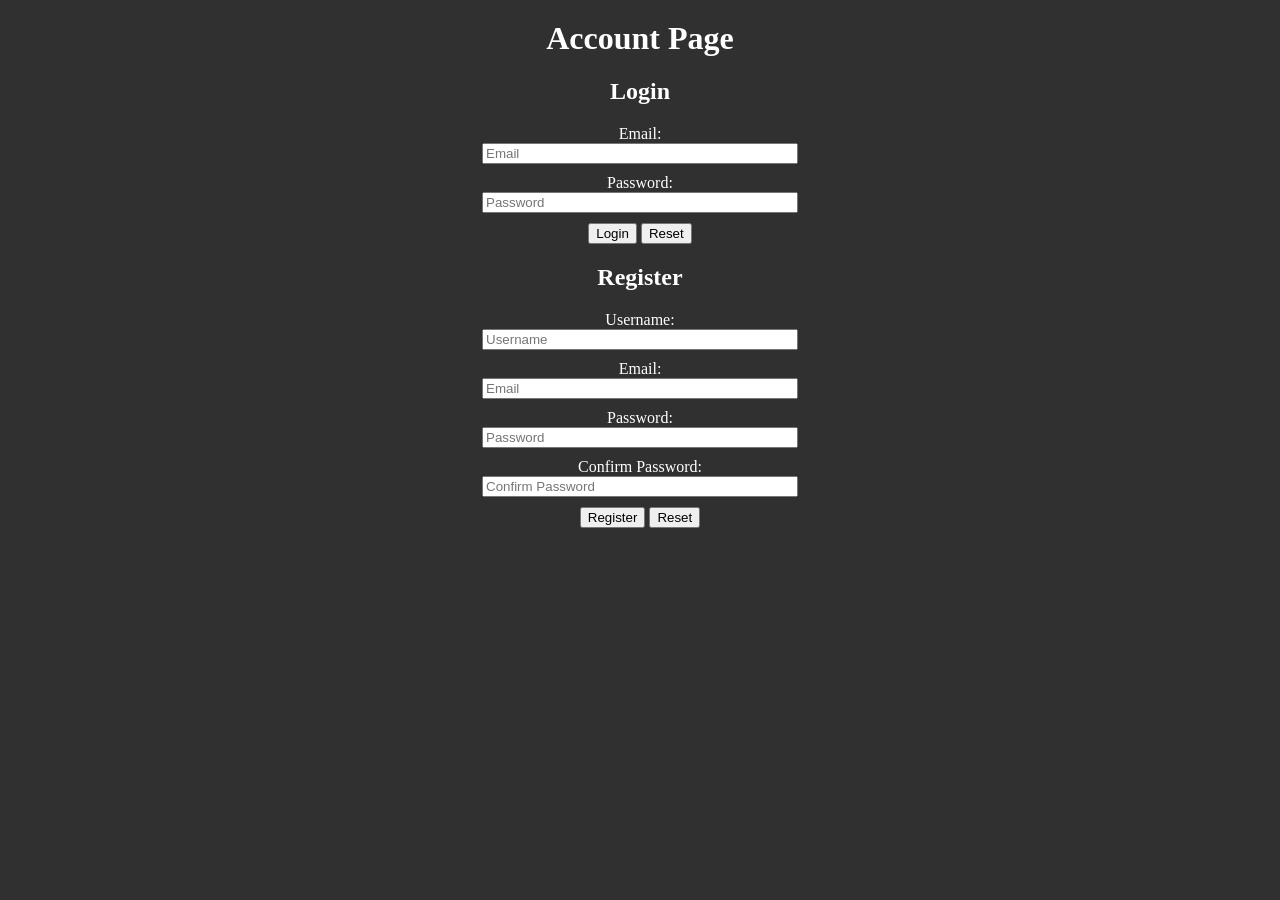
<file: Account.html>
<!doctype html>
<html lang="en">
  <head>
    <meta charset="UTF-8" />
    <meta name="viewport" content="width=device-width, initial-scale=1.0" />
    <title>Account Page</title>
    <link rel="stylesheet" href="Account.css" />
  </head>
  <body>
    <h1>Account Page</h1>
    <form class="account-info">
      <div class="login">
        <h2>Login</h2>
        <label for="email">Email:</label>
        <input type="email" placeholder="Email" /><br />

        <label for="password">Password:</label>
        <input type="password" placeholder="Password" /><br />
        <button type="submit">Login</button>
        <button type="reset">Reset</button>
      </div>

      <div class="register">
      <h2>Register</h2>
      <label for="username">Username:</label>
      <input type="text" placeholder="Username" /><br />
      <label for="email">Email:</label>
      <input type="email" placeholder="Email" /><br />
      <label for="password">Password:</label>
      <input type="password" placeholder="Password" /><br />
      <label for="confirm-password">Confirm Password:</label>
      <input
        type="password"
        id="confirm-password"
        placeholder="Confirm Password"
      /><br />
      <button type="submit">Register</button>
      <button type="reset">Reset</button>
    </form>
      </div>

  </body>
</html>
</file>
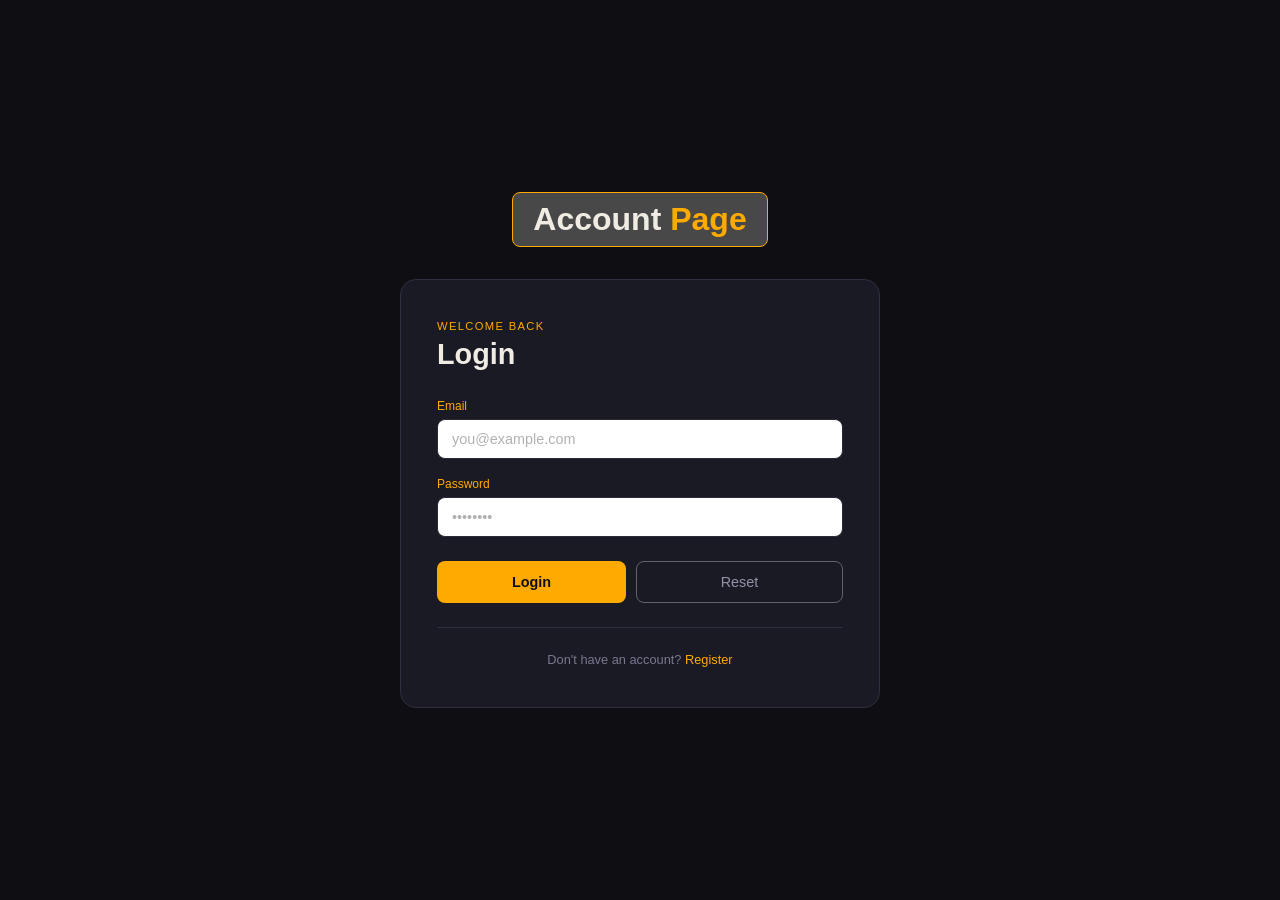
<file: Login.html>
<!doctype html>
<html lang="en">
  <head>
    <meta charset="UTF-8" />
    <meta name="viewport" content="width=device-width, initial-scale=1.0" />
    <title>Login</title>
      <link rel="stylesheet" href="Login.css">
  </head>
  <body>
    <h1>Account <span>Page</span></h1>

    <div class="card">
      <div class="card-label">Welcome back</div>
      <div class="card-title">Login</div>

      <form>
        <div class="field">
          <label for="login-email">Email</label>
          <input type="email" id="login-email" placeholder="you@example.com" />
        </div>
        <div class="field">
          <label for="login-password">Password</label>
          <input type="password" id="login-password" placeholder="••••••••" />
        </div>

        <div class="actions">
          <button type="submit" class="btn-primary">Login</button>
          <button type="reset" class="btn-ghost">Reset</button>
        </div>
      </form>

      <div class="divider"></div>
      <div class="card-footer">
        Don't have an account? <a href="Register.html">Register</a>
      </div>
    </div>
  </body>
</html>
</file>
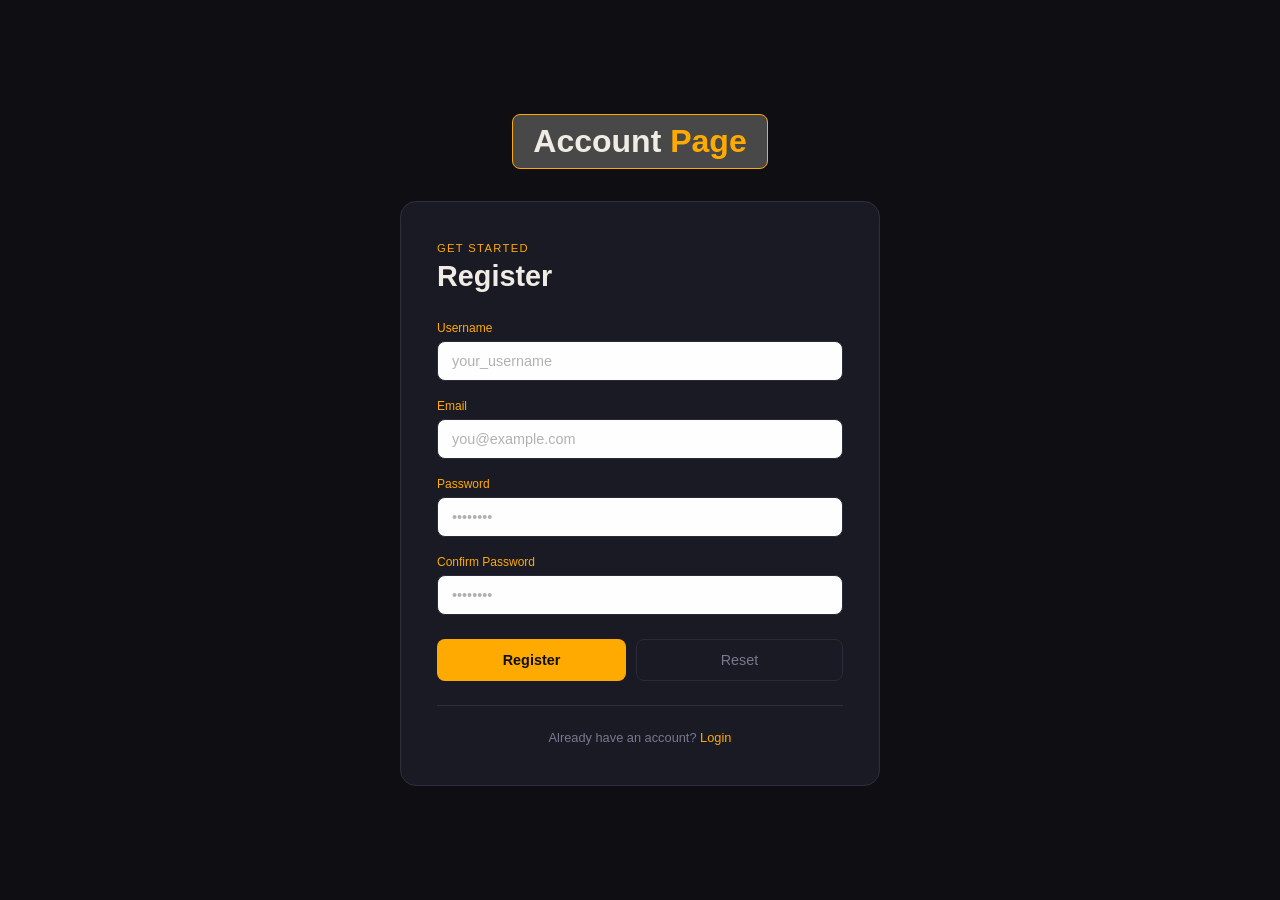
<file: Register.html>
<!doctype html>
<html lang="en">
  <head>
    <meta charset="UTF-8" />
    <meta name="viewport" content="width=device-width, initial-scale=1.0" />
    <title>Register</title>
    <link rel="stylesheet" href="Register.css">
  </head>
  <body>
    <h1>Account <span>Page</span></h1>

    <div class="card">
      <div class="card-label">Get started</div>
      <div class="card-title">Register</div>

      <form>
        <div class="field">
          <label for="reg-username">Username</label>
          <input type="text" id="reg-username" placeholder="your_username" />
        </div>
        <div class="field">
          <label for="reg-email">Email</label>
          <input type="email" id="reg-email" placeholder="you@example.com" />
        </div>
        <div class="field">
          <label for="reg-password">Password</label>
          <input type="password" id="reg-password" placeholder="••••••••" />
        </div>
        <div class="field">
          <label for="reg-confirm">Confirm Password</label>
          <input type="password" id="reg-confirm" placeholder="••••••••" />
        </div>

        <div class="actions">
          <button type="submit" class="btn-primary">Register</button>
          <button type="reset" class="btn-ghost">Reset</button>
        </div>
      </form>

      <div class="divider"></div>
      <div class="card-footer">
        Already have an account? <a href="Login.html">Login</a>
      </div>
    </div>
  </body>
</html>
</file>
<file: Account.css>
html {
    background-color: rgb(48, 48, 48);
    text-align: center;
    color: white;
}

h1 {
    text-align: center;
    margin-top: 20px;
}

label {
    display: block;
    width: 100%;
    text-align: center; 
}

input[type="email"],
input[type="password"],
input[type="text"] {
    box-sizing: border-box;
    margin-bottom: 10px;
    width: 25%;
}

.account-info{
    flex: auto;
    flex-direction: column;
    
}

/*RESPONSIVE BREAKPOINTS*/

/* Tablet (≤ 768px) */
@media (max-width: 768px) {
    input[type="email"],
    input[type="password"],
    input[type="text"] {
        width: 60%;
    }
}

/* Mobile (≤ 480px) */
@media (max-width: 480px) {
    input[type="email"],
    input[type="password"],
    input[type="text"] {
        width: 90%;
    }
}
</file>
<file: Login.css>
*,
*::before,
*::after {
  box-sizing: border-box;
  margin: 0;
  padding: 0;
}
 
body {
  background: #0f0f13;
  min-height: 100vh;
  display: flex;
  flex-direction: column;
  align-items: center;
  justify-content: center;
  font-family: sans-serif;
  padding: 20px;
  gap: 24px;
}
 
h1 {
  font-size: 1.5rem;
  color: #f0ece4;
  text-align: center;
  border: 1px solid #ffaa00;
  padding: 8px 16px;
  border-radius: 8px;
  background-color: #484848;
}
 
h1 span {
  color: #ffaa00;
}
 
.card {
  background: #1a1a24;
  border: 1px solid #2e2e40;
  border-radius: 16px;
  padding: 28px 20px;
  width: 100%;
  max-width: 420px;
}
 
.card-label {
  font-size: 0.7rem;
  letter-spacing: 0.12em;
  text-transform: uppercase;
  color: #ffaa00;
  margin-bottom: 6px;
}
 
.card-title {
  font-size: 1.5rem;
  color: #f0ece4;
  font-weight: 700;
  margin-bottom: 20px;
}
 
.field {
  margin-bottom: 16px;
}
 
.field label {
  display: block;
  font-size: 0.75rem;
  color: #ffaa00;
  margin-bottom: 6px;
}
 
.field input {
  width: 100%;
  background: #ffffff;
  border: 1px solid #2a2a38;
  border-radius: 8px;
  padding: 11px 14px;
  color: #000000;
  font-family: sans-serif;
  font-size: 0.9rem;
  outline: none;
  transition: border-color 0.3s ease;
}
 
.field input:focus {
  border-color: #c8a96e;
}
 
.field input::placeholder {
  color: #b1b1b1;
}
 
.actions {
  display: flex;
  gap: 10px;
  margin-top: 20px;
  flex-wrap: wrap;
}
 
.btn-primary {
  flex: 1;
  min-width: 120px;
  background: #ffaa00;
  color: #0f0f13;
  border: none;
  border-radius: 8px;
  padding: 12px;
  font-size: 0.9rem;
  font-weight: 600;
  cursor: pointer;
  transition: background-color 0.3s ease;
}
 
.btn-primary:hover {
  background: #ffaa00;
}
 
.btn-primary:active {
  background: #ffaa00;
}
 
.btn-ghost {
  flex: 1;
  min-width: 100px;
  background: transparent;
  color: #9492a7;
  border: 1px solid #626267;
  border-radius: 8px;
  padding: 12px 20px;
  font-size: 0.9rem;
  cursor: pointer;
  transition: all 0.3s ease;
}
 
.btn-ghost:hover {
  background: #2a2a38;
  border-color: #7a7890;
}
 
.divider {
  height: 1px;
  background: #2e2e40;
  margin: 20px 0;
}
 
.card-footer {
  font-size: 0.8rem;
  color: #7a7890;
  text-align: center;
}
 
.card-footer a {
  color: #ffaa00;
  text-decoration: none;
  font-weight: 500;
  transition: color 0.3s ease;
}
 
.card-footer a:hover {
  text-decoration: underline;
  color: #ffaa00;
}
 
/* Tablet (768px and up) */
@media (min-width: 768px) {
  body {
    padding: 40px 20px;
    gap: 32px;
  }
 
  h1 {
    font-size: 2rem;
    padding: 8px 20px;
  }
 
  .card {
    padding: 40px 36px;
  }
 
  .card-title {
    font-size: 1.8rem;
    margin-bottom: 28px;
  }
 
  .field {
    margin-bottom: 18px;
  }
 
  .actions {
    margin-top: 24px;
  }
 
  .divider {
    margin: 24px 0;
  }
}
 
/* Large screens (1024px and up) */
@media (min-width: 1024px) {
  body {
    padding: 60px 20px;
  }
 
  .card {
    max-width: 480px;
  }
}
</file>
<file: Register.css>
*,
*::before,
*::after {
  box-sizing: border-box;
  margin: 0;
  padding: 0;
}
 
body {
  background: #0f0f13;
  min-height: 100vh;
  display: flex;
  flex-direction: column;
  align-items: center;
  justify-content: center;
  font-family: sans-serif;
  padding: 20px;
  gap: 24px;
}
 
h1 {
  font-size: 1.5rem;
  color: #f0ece4;
  text-align: center;
  border: 1px solid #ffaa00;
  padding: 8px 16px;
  border-radius: 8px;
  background-color: #484848;
}
 
h1 span {
  color: #ffaa00;
}
 
.card {
  background: #1a1a24;
  border: 1px solid #2e2e40;
  border-radius: 16px;
  padding: 28px 20px;
  width: 100%;
  max-width: 420px;
}


 
.card-label {
  font-size: 0.7rem;
  letter-spacing: 0.12em;
  text-transform: uppercase;
  color: #ffaa00;
  margin-bottom: 6px;
}
 
.card-title {
  font-size: 1.5rem;
  color: #f0ece4;
  font-weight: 700;
  margin-bottom: 20px;
}
 
.field {
  margin-bottom: 16px;
}
 
.field label {
  display: block;
  font-size: 0.75rem;
  color: #ffaa00;
  margin-bottom: 6px;
}
 
.field input {
  width: 100%;
  background: rgb(255, 254, 254);
  border: 1px solid #2a2a38;
  border-radius: 8px;
  padding: 11px 14px;
  color: #000000;
  font-family: sans-serif;
  font-size: 0.9rem;
  outline: none;
  transition: border-color 0.3s ease;
}
 
.field input:focus {
  border-color: #ffaa00;
}
 
.field input::placeholder {
  color: #b1b1b1;
}
 
.actions {
  display: flex;
  gap: 10px;
  margin-top: 20px;
  flex-wrap: wrap;
}
 
.btn-primary {
  flex: 1;
  min-width: 120px;
  background: #ffaa00;
  color: #0f0f13;
  border: none;
  border-radius: 8px;
  padding: 12px;
  font-size: 0.9rem;
  font-weight: 600;
  cursor: pointer;
  transition: background-color 0.3s ease;
}
 
.btn-primary:hover {
  background: #ffaa00;
}
 
.btn-primary:active {
  background: #ffaa00;
}
 
.btn-ghost {
  flex: 1;
  min-width: 100px;
  background: transparent;
  color: #7a7890;
  border: 1px solid #2a2a38;
  border-radius: 8px;
  padding: 12px 20px;
  font-size: 0.9rem;
  cursor: pointer;
  transition: all 0.3s ease;
}
 
.btn-ghost:hover {
  background: #2a2a38;
  border-color: #7a7890;
}
 
.divider {
  height: 1px;
  background: #2e2e40;
  margin: 20px 0;
}
 
.card-footer {
  font-size: 0.8rem;
  color: #7a7890;
  text-align: center;
}
 
.card-footer a {
  color: #ffaa00;
  text-decoration: none;
  font-weight: 500;
  transition: color 0.3s ease;
}
 
.card-footer a:hover {
  text-decoration: underline;
  color: #ffaa00;
}
 
/* Tablet (768px and up) */
@media (min-width: 768px) {
  body {
    padding: 40px 20px;
    gap: 32px;
  }
 
  h1 {
    font-size: 2rem;
    padding: 8px 20px;
  }
 
  .card {
    padding: 40px 36px;
  }
 
  .card-title {
    font-size: 1.8rem;
    margin-bottom: 28px;
  }
 
  .field {
    margin-bottom: 18px;
  }
 
  .actions {
    margin-top: 24px;
  }
 
  .divider {
    margin: 24px 0;
  }
}
 
/* Large screens (1024px and up) */
@media (min-width: 1024px) {
  body {
    padding: 60px 20px;
  }
 
  .card {
    max-width: 480px;
  }
}
</file>
